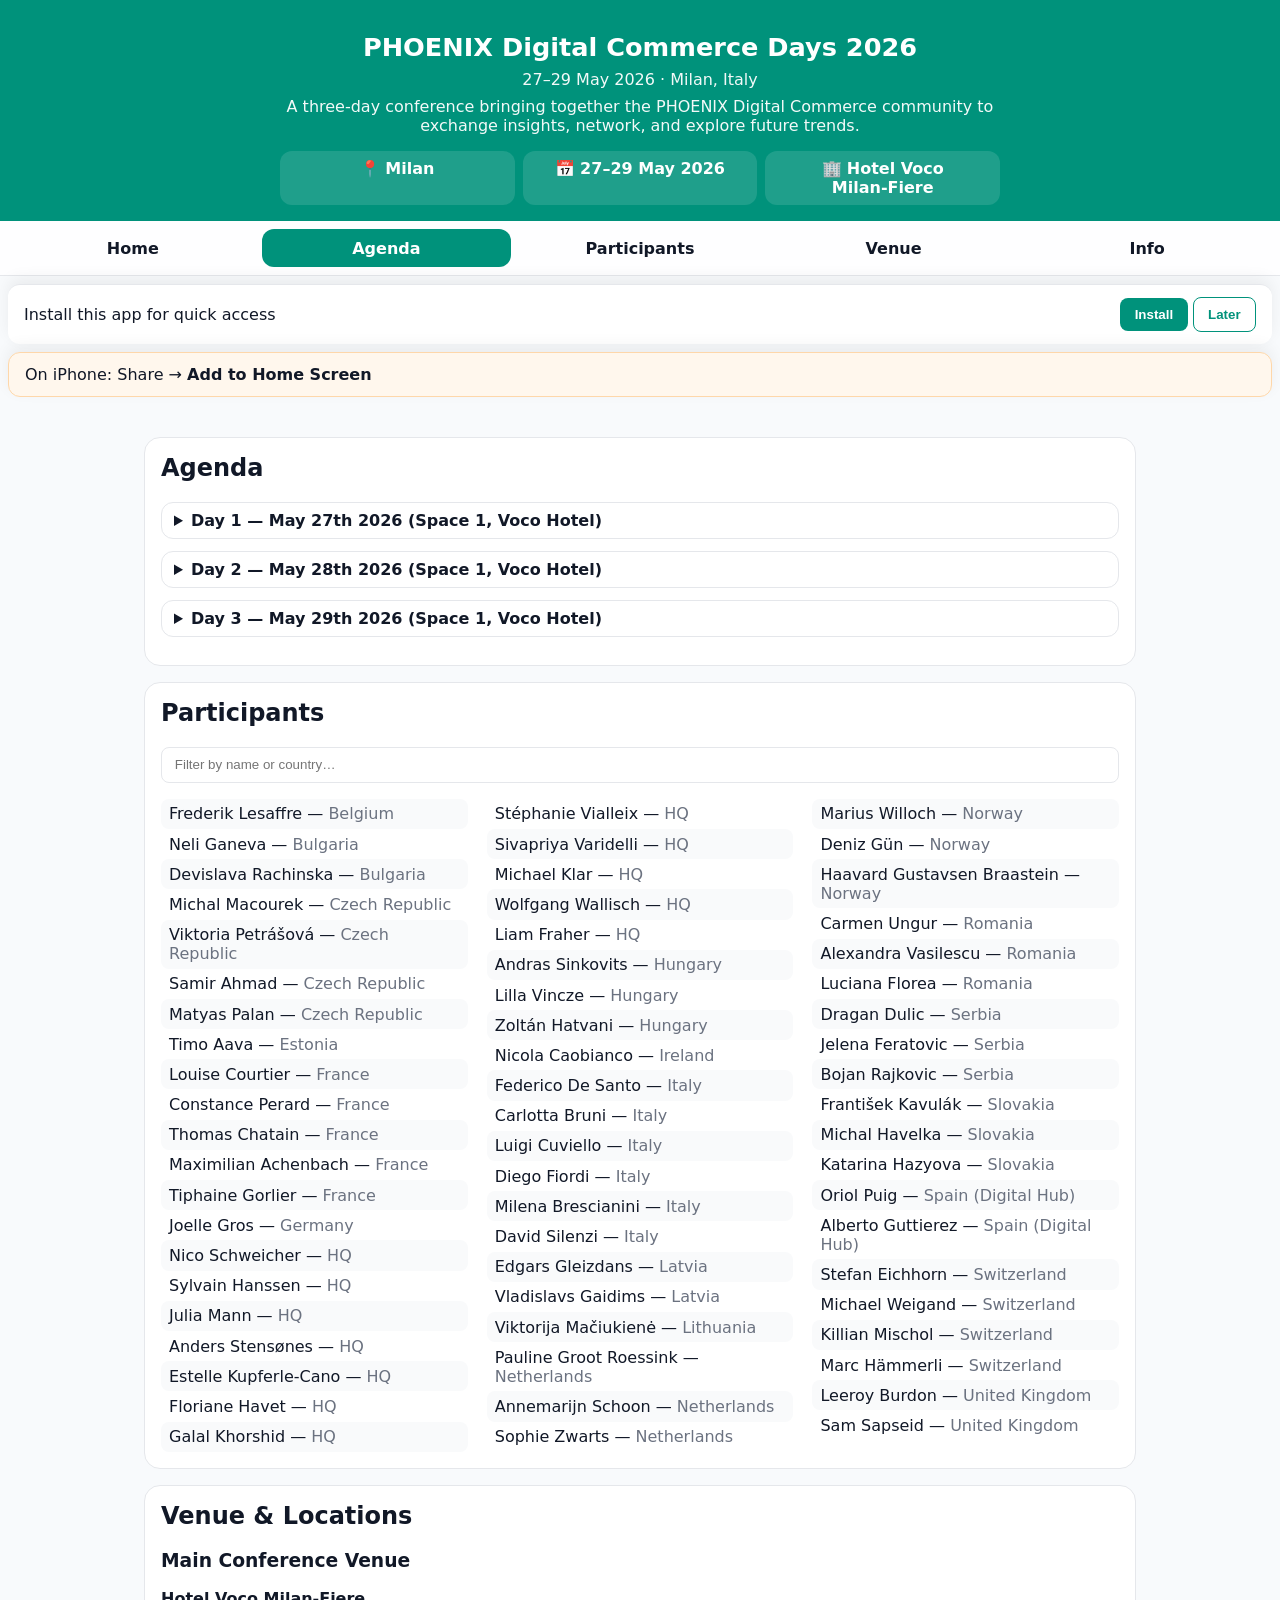
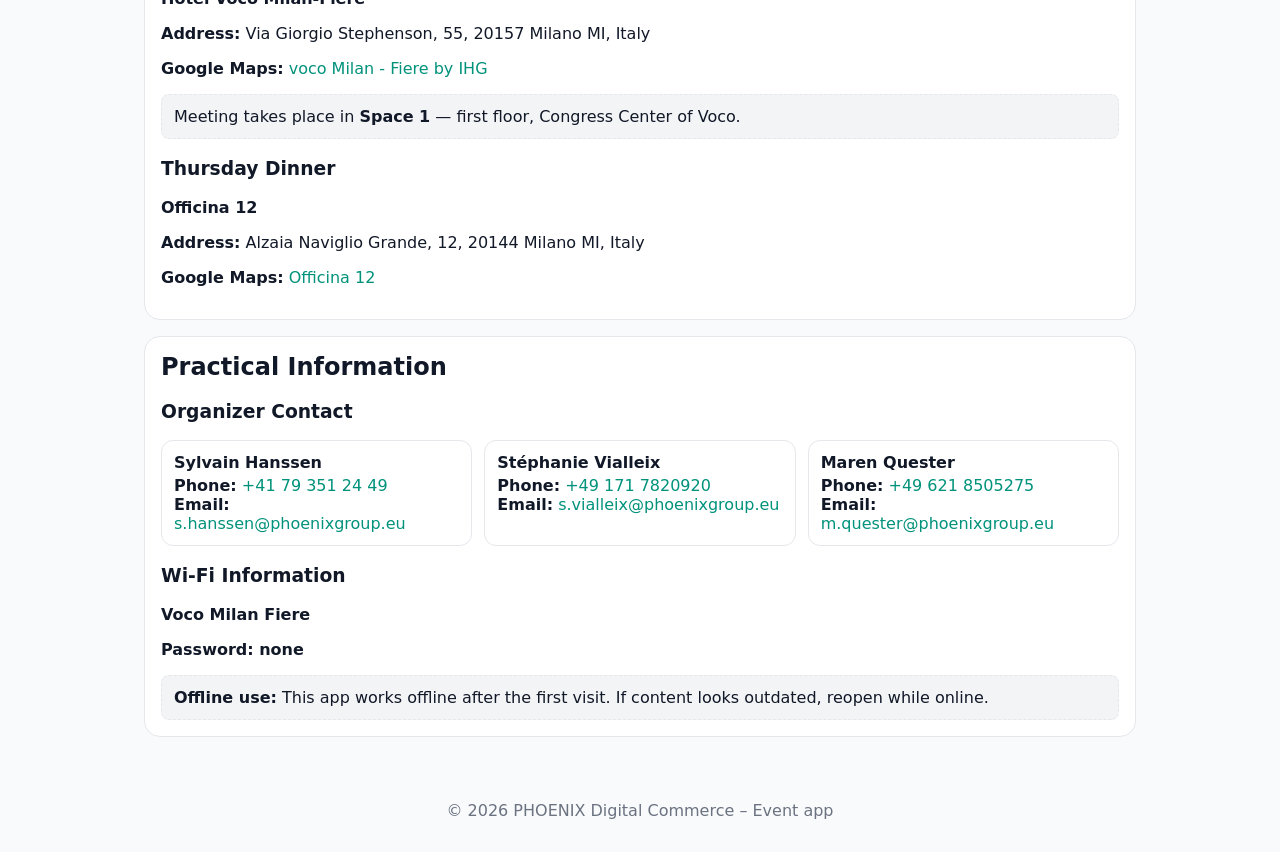
<file: index.html>
<!DOCTYPE html>
<html lang="en">
<head>
  <meta charset="UTF-8" />
  <meta name="viewport" content="width=device-width, initial-scale=1" />
  <meta name="theme-color" content="#0047ab" />
  <meta name="apple-mobile-web-app-capable" content="yes" />
  <meta name="apple-mobile-web-app-status-bar-style" content="black-translucent" />
  <title>PHOENIX Digital Commerce Days 2026</title>
  <link rel="manifest" href="manifest.json" />
  <link rel="icon" type="image/png" sizes="192x192" href="assets/icons/icon-192.png" />
  <link rel="apple-touch-icon" href="assets/icons/icon-192.png" />
  <link rel="stylesheet" href="style.css" />
</head>
<body>
  <header class="hero" id="home">
    <h1>PHOENIX Digital Commerce Days 2026</h1>
    <p class="event-meta">27–29 May 2026 · Milan, Italy</p>
    <p class="tagline">A three‑day conference bringing together the PHOENIX Digital Commerce community to exchange insights, network, and explore future trends.</p>
    <div class="quick-info">
      <div>📍 <strong>Milan</strong></div>
      <div>📅 <strong>27–29 May 2026</strong></div>
      <div>🏢 <strong>Hotel Voco Milan‑Fiere</strong></div>
    </div>
  </header>

  <nav class="tabs">
    <a href="#home" class="tab active">Home</a>
    <a href="#agenda" class="tab">Agenda</a>
    <a href="#participants" class="tab">Participants</a>
    <a href="#venue" class="tab">Venue</a>
    <a href="#info" class="tab">Info</a>
  </nav>

  <!-- Install banner (hidden until eligible) -->
  <div id="install-banner" class="install" hidden>
    <span>Install this app for quick access</span>
    <div class="install-actions">
      <button id="btn-install" class="btn">Install</button>
      <button id="btn-dismiss" class="btn outline">Later</button>
    </div>
  </div>

  <!-- iOS help (toggled by JS) -->
  <div id="ios-help" class="install ios" hidden>
    <span>On iPhone: Share → <strong>Add to Home Screen</strong></span>
  </div>

  <main>
    <section id="agenda">
      <h2>Agenda</h2>

      <details>
        <summary>Day 1 — May 27th 2026 <span class="location">(Space 1, Voco Hotel)</span></summary>
        <div class="agenda-table">
          <div class="row head"><div>Time</div><div>Session</div><div>Speakers</div></div>
          <div class="row"><div>12:00 – 13:30</div><div>LUNCH @ Betulle Restaurant</div><div></div></div>
          <div class="row"><div>13:30 – 13:35</div><div>DC Days opening</div><div>Sylvain</div></div>
          <div class="row"><div>13:35 – 14:00</div><div>PHX Digital Commerce Update</div><div>DC CC Team</div></div>
          <div class="row"><div>14:00 – 14:20</div><div>PHX Group update and ambition with Digital Commerce</div><div>Wolfgang Wallisch, ExB Commercial &amp; Marketing</div></div>
          <div class="row"><div>14:20 – 15:00</div><div>PHX Italy keynote: our journey from €5m to €50m</div><div>Federico, Luigi (BENU IT)</div></div>
          <div class="row"><div>15:00 – 15:30</div><div>Panel: Quick Commerce</div><div>Julia (moderator), with RO / LT / RS</div></div>
          <div class="row"><div>15:30 – 15:50</div><div>BREAK</div><div></div></div>
          <div class="row"><div>15:50 – 16:20</div><div>Approach to CRO at Apotek1</div><div>Deniz (Apotek1)</div></div>
          <div class="row"><div>16:20 – 16:40</div><div>Going from online to omnichannel in Bulgaria</div><div>Neli (BENU BG)</div></div>
          <div class="row"><div>16:40 – 17:30</div><div>External Keynote</div><div>Alberto Billato, eCommerce Director at Decathlon</div></div>
          <div class="row"><div>17:30 – 18:30</div><div>BREAK</div><div></div></div>
          <div class="row"><div>From 18:30</div><div>Drinks and dinner — OnFire Restaurant, Ground Floor Voco Hotel</div><div></div></div>
        </div>
      </details>

      <details>
        <summary>Day 2 — May 28th 2026 <span class="location">(Space 1, Voco Hotel)</span></summary>
        <div class="agenda-table">
          <div class="row head"><div>Time</div><div>Session</div><div>Speakers</div></div>
          <div class="row"><div>09:00 – 09:30</div><div>Are your sites ready for the next level of AI?</div><div>Galal</div></div>
          <div class="row"><div>09:30 – 10:00</div><div>Panel: bringing online to the store</div><div>Julia (moderator), with CZ / NL / IE</div></div>
          <div class="row"><div>10:00 – 10:30</div><div>Panel: offline vs. online pricing</div><div>Stephanie (moderator), with CZ / NO / BAL / CH</div></div>
          <div class="row"><div>10:30 – 10:55</div><div>BREAK</div><div></div></div>
          <div class="row"><div>10:55 – 11:30</div><div>Panel: How to engage pharmacists with digitalization?</div><div>Anders (moderator), with Gesund.de / SK / HU</div></div>
          <div class="row"><div>11:30 – 12:00</div><div>Panel: Rx and collaborating with online providers</div><div>Anders (moderator), with IE / NL / BAL / UK</div></div>
          <div class="row"><div>12:00 – 13:15</div><div>LUNCH @ Betulle Restaurant</div><div></div></div>
          <div class="row"><div>13:15 – 14:15</div><div>External Keynote</div><div>Luca Visini, Head of EU Commercial Strategy & Development at Reset Health</div></div>
          <div class="row"><div>14:15 – 15:05</div><div>PHX Loyalty and Digital ecosystem update and learnings from Serbia</div><div>Estelle (HQ), Oriol (Digital Hub), Jelena & Dragan (BENU RS)</div></div>
          <div class="row"><div>15:05 – 15:30</div><div>BREAK</div><div></div></div>
          <div class="row"><div>15:30 – 16:30</div><div>Loyalty - Q&A roundtables in smaller groups</div><div>All</div></div>
          <div class="row"><div>16:30 – 17:30</div><div>BREAK</div><div></div></div>
          <div class="row"><div>17:30</div><div>Bus departure to visit: 1. Amazon parapharmacy OR 2. BENU Salute City Life</div><div></div></div>
          <div class="row"><div>19:00 – 23:00</div><div>Dinner — Officina 12</div><div></div></div>
          <div class="row"><div>23:00</div><div>Bus to Hotel</div><div></div></div>
        </div>
      </details>

      <details>
        <summary>Day 3 — May 29th 2026 <span class="location">(Space 1, Voco Hotel)</span></summary>
        <div class="agenda-table">
          <div class="row head"><div>Time</div><div>Session</div><div>Speakers</div></div>
          <div class="row"><div>08:30 – 08:45</div><div>Wake-up trivia</div><div>DC CC team</div></div>
          <div class="row"><div>08:45 – 09:15</div><div>Update from PHX IT&amp;D and deploying AI</div><div>Michael Klar (PHX IT&D)</div></div>
          <div class="row"><div>09:15 – 09:35</div><div>Retail Media update - where are we?</div><div>Galal </div></div>
          <div class="row"><div>09:35 – 10:00</div><div>Panel: Retail Media - Market readiness, supplier fundings, measurements</div><div>Galal (moderator), with HU / CZ / RS</div></div>
          <div class="row"><div>10:00 – 10:20</div><div>BREAK</div><div></div></div>
          <div class="row"><div>10:20 – 10:45</div><div>PIM POC and next steps</div><div>Julia, Federico (BENU IT)</div></div>
          <div class="row"><div>10:45 – 11:05</div><div>Deploying AI for coding</div><div>Alberto (Digital Hub)</div></div>
          <div class="row"><div>11:05 – 11:50</div><div>AI tools “live demos” and Q&A</div><div>All</div></div>
          <div class="row"><div>11:50 – 12:00</div><div>Closing</div><div>Sylvain</div></div>
          <div class="row"><div>12:15</div><div>Bus leaving to Milan airports</div><div></div></div>
        </div>
      </details>
    </section>

    <section id="participants">
      <h2>Participants</h2>

      <div class="filter">
        <input id="people-filter" type="text" placeholder="Filter by name or country…" aria-label="Filter participants" />
      </div>

      <ul class="people" id="people-list">
        <li data-country="Belgium">Frederik Lesaffre — <span class="muted">Belgium</span></li>
        <li data-country="Bulgaria">Neli Ganeva — <span class="muted">Bulgaria</span></li>
        <li data-country="Bulgaria">Devislava Rachinska — <span class="muted">Bulgaria</span></li>
        <li data-country="Czech Republic">Michal Macourek — <span class="muted">Czech Republic</span></li>
        <li data-country="Czech Republic">Viktoria Petrášová — <span class="muted">Czech Republic</span></li>
        <li data-country="Czech Republic">Samir Ahmad — <span class="muted">Czech Republic</span></li>
        <li data-country="Czech Republic">Matyas Palan — <span class="muted">Czech Republic</span></li>
        <li data-country="Estonia">Timo Aava — <span class="muted">Estonia</span></li>
        <li data-country="France">Louise Courtier — <span class="muted">France</span></li>
        <li data-country="France">Constance Perard — <span class="muted">France</span></li>
        <li data-country="France">Thomas Chatain — <span class="muted">France</span></li>
        <li data-country="France">Maximilian Achenbach — <span class="muted">France</span></li>
        <li data-country="France">Tiphaine Gorlier — <span class="muted">France</span></li>
        <li data-country="Germany">Joelle Gros — <span class="muted">Germany</span></li>
        <li data-country="HQ">Nico Schweicher — <span class="muted">HQ</span></li>
        <li data-country="HQ">Sylvain Hanssen — <span class="muted">HQ</span></li>
        <li data-country="HQ">Julia Mann — <span class="muted">HQ</span></li>
        <li data-country="HQ">Anders Stensønes — <span class="muted">HQ</span></li>
        <li data-country="HQ">Estelle Kupferle-Cano — <span class="muted">HQ</span></li>
        <li data-country="HQ">Floriane Havet — <span class="muted">HQ</span></li>
        <li data-country="HQ">Galal Khorshid — <span class="muted">HQ</span></li>
        <li data-country="HQ">Stéphanie Vialleix — <span class="muted">HQ</span></li>
        <li data-country="HQ">Sivapriya Varidelli — <span class="muted">HQ</span></li>
        <li data-country="HQ">Michael Klar — <span class="muted">HQ</span></li>
        <li data-country="HQ">Wolfgang Wallisch — <span class="muted">HQ</span></li>
        <li data-country="HQ">Liam Fraher — <span class="muted">HQ</span></li>
        <li data-country="Hungary">Andras Sinkovits — <span class="muted">Hungary</span></li>
        <li data-country="Hungary">Lilla Vincze — <span class="muted">Hungary</span></li>
        <li data-country="Hungary">Zoltán Hatvani — <span class="muted">Hungary</span></li>
        <li data-country="Ireland">Nicola Caobianco — <span class="muted">Ireland</span></li>
        <li data-country="Italy">Federico De Santo — <span class="muted">Italy</span></li>
        <li data-country="Italy">Carlotta Bruni — <span class="muted">Italy</span></li>
        <li data-country="Italy">Luigi Cuviello — <span class="muted">Italy</span></li>
        <li data-country="Italy">Diego Fiordi — <span class="muted">Italy</span></li>
        <li data-country="Italy">Milena Brescianini — <span class="muted">Italy</span></li>
        <li data-country="Italy">David Silenzi — <span class="muted">Italy</span></li>
        <li data-country="Latvia">Edgars Gleizdans — <span class="muted">Latvia</span></li>
        <li data-country="Latvia">Vladislavs Gaidims — <span class="muted">Latvia</span></li>
        <li data-country="Lithuania">Viktorija Mačiukienė — <span class="muted">Lithuania</span></li>
        <li data-country="Netherlands">Pauline Groot Roessink — <span class="muted">Netherlands</span></li>
        <li data-country="Netherlands">Annemarijn Schoon — <span class="muted">Netherlands</span></li>
        <li data-country="Netherlands">Sophie Zwarts — <span class="muted">Netherlands</span></li>
        <li data-country="Norway">Marius Willoch — <span class="muted">Norway</span></li>
        <li data-country="Norway">Deniz Gün — <span class="muted">Norway</span></li>
        <li data-country="Norway">Haavard Gustavsen Braastein — <span class="muted">Norway</span></li>
        <li data-country="Romania">Carmen Ungur — <span class="muted">Romania</span></li>
        <li data-country="Romania">Alexandra Vasilescu — <span class="muted">Romania</span></li>
        <li data-country="Romania">Luciana Florea — <span class="muted">Romania</span></li>
        <li data-country="Serbia">Dragan Dulic — <span class="muted">Serbia</span></li>
        <li data-country="Serbia">Jelena Feratovic — <span class="muted">Serbia</span></li>
        <li data-country="Serbia">Bojan Rajkovic — <span class="muted">Serbia</span></li>
        <li data-country="Slovakia">František Kavulák — <span class="muted">Slovakia</span></li>
        <li data-country="Slovakia">Michal Havelka — <span class="muted">Slovakia</span></li>
        <li data-country="Slovakia">Katarina Hazyova — <span class="muted">Slovakia</span></li>
        <li data-country="Spain">Oriol Puig — <span class="muted">Spain (Digital Hub)</span></li>
        <li data-country="Spain">Alberto Guttierez — <span class="muted">Spain (Digital Hub)</span></li>
        <li data-country="Switzerland">Stefan Eichhorn — <span class="muted">Switzerland</span></li>
        <li data-country="Switzerland">Michael Weigand — <span class="muted">Switzerland</span></li>
        <li data-country="Switzerland">Killian Mischol — <span class="muted">Switzerland</span></li>
        <li data-country="Switzerland">Marc Hämmerli — <span class="muted">Switzerland</span></li>
        <li data-country="United Kingdom">Leeroy Burdon — <span class="muted">United Kingdom</span></li>
        <li data-country="United Kingdom">Sam Sapseid — <span class="muted">United Kingdom</span></li>
      </ul>
    </section>

    <section id="venue">
      <h2>Venue &amp; Locations</h2>

      <h3>Main Conference Venue</h3>
      <p><strong>Hotel Voco Milan‑Fiere</strong></p>
      <p><strong>Address:</strong> Via Giorgio Stephenson, 55, 20157 Milano MI, Italy</p>
      <p><strong>Google Maps:</strong> <a class="link" href="https://maps.google.com/?q=Via+Giorgio+Stephenson,+55,+20157+Milano+MI,+Italy" target="_blank" rel="noopener">voco Milan - Fiere by IHG</a></p>
      <p class="note">Meeting takes place in <strong>Space 1</strong> — first floor, Congress Center of Voco.</p>

      <h3>Thursday Dinner</h3>
      <p><strong>Officina 12</strong></p>
      <p><strong>Address:</strong> Alzaia Naviglio Grande, 12, 20144 Milano MI, Italy</p>
      <p><strong>Google Maps:</strong> <a class="link" href="https://maps.google.com/?q=Officina+12,+Alzaia+Naviglio+Grande,+12,+20144+Milano+MI,+Italy" target="_blank" rel="noopener">Officina 12</a></p>
    </section>

    <section id="info">
      <h2>Practical Information</h2>

      <h3>Organizer Contact</h3>
      <div class="contact-cards">
        <div class="contact">
          <div class="name">Sylvain Hanssen</div>
          <div class="row"><strong>Phone:</strong> <a class="link" href="tel:+41793512449">+41 79 351 24 49</a></div>
          <div class="row"><strong>Email:</strong> <a class="link" href="mailto:s.hanssen@phoenixgroup.eu">s.hanssen@phoenixgroup.eu</a></div>
        </div>
        <div class="contact">
          <div class="name">Stéphanie Vialleix</div>
          <div class="row"><strong>Phone:</strong> <a class="link" href="tel:+491717820920">+49 171 7820920</a></div>
          <div class="row"><strong>Email:</strong> <a class="link" href="mailto:s.vialleix@phoenixgroup.eu">s.vialleix@phoenixgroup.eu</a></div>
        </div>
        <div class="contact">
          <div class="name">Maren Quester</div>
          <div class="row"><strong>Phone:</strong> <a class="link" href="tel:+496218505275">+49 621 8505275</a></div>
          <div class="row"><strong>Email:</strong> <a class="link" href="mailto:m.quester@phoenixgroup.eu">m.quester@phoenixgroup.eu</a></div>
        </div>
      </div>

      <h3>Wi‑Fi Information</h3>
      <p><strong>Voco Milan Fiere </strong> <span class="muted"></span></p>
      <p><strong>Password: none </strong> <span class="muted"></span></p>

      <div class="note">
        <strong>Offline use:</strong> This app works offline after the first visit. If content looks outdated, reopen while online.
      </div>
    </section>
  </main>

  <footer class="footer">© 2026 PHOENIX Digital Commerce – Event app</footer>

  <script src="app.js"></script>
</body>
</html>
</file>
<file: style.css>
:root {
  --brand: #00927B;
  --ink: #111827;
  --muted: #6b7280;
  --bg: #f8fafc;
  --card: #ffffff;
  --border: #e5e7eb;
}
* { box-sizing: border-box; }
html, body { height: 100%; }
body {
  margin: 0;
  font-family: system-ui, -apple-system, Segoe UI, Roboto, Helvetica, Arial, sans-serif;
  color: var(--ink);
  background: var(--bg);
}
.hero {
  padding: 2rem 1rem 1rem;
  text-align: center;
  background: #00927B;
  color: white;
}
.hero h1 { margin: 0 0 .5rem; font-size: 1.6rem; }
.hero .event-meta { margin: 0 0 .5rem; opacity: .95; }
.hero .tagline { margin: 0 auto 1rem; max-width: 720px; opacity: .95; }
.quick-info { display: grid; grid-template-columns: repeat(3, 1fr); gap: .5rem; max-width: 720px; margin: 0 auto; }
.quick-info > div { background: rgba(255,255,255,.12); padding: .5rem .75rem; border-radius: .75rem; }

.tabs { position: sticky; top: 0; z-index: 10; display: flex; gap: .25rem; padding: .5rem; background: rgba(255,255,255,.8); backdrop-filter: blur(6px); border-bottom: 1px solid var(--border); }
.tabs .tab { flex: 1; text-align: center; padding: .6rem .5rem; text-decoration: none; color: var(--ink); border-radius: .75rem; font-weight: 600; }
.tabs .tab.active { background: var(--brand); color: white; }

/* Install banner */
.install {
  position: sticky;
  bottom: 0;
  z-index: 20;
  display: flex;
  gap: .75rem;
  align-items: center;
  justify-content: space-between;
  padding: .75rem 1rem;
  border-top: 1px solid var(--border);
  background: #fff;
  box-shadow: 0 -6px 16px rgba(0,0,0,.06);
  margin: .5rem;
  border-radius: .75rem;
}
.install.ios { background: #fff7ed; border: 1px solid #fed7aa; }
.btn { appearance: none; border: 0; background: var(--brand); color: #fff; padding: .55rem .9rem; border-radius: .5rem; font-weight: 600; cursor: pointer; }
.btn.outline { background: transparent; color: var(--brand); border: 1px solid var(--brand); }

main { padding: 1rem; max-width: 1024px; margin: 0 auto; }
section { background: var(--card); border: 1px solid var(--border); border-radius: 1rem; padding: 1rem; margin: 1rem 0; }
section h2 { margin-top: 0; }

/* Agenda */
details { border: 1px solid var(--border); border-radius: .75rem; padding: .5rem .75rem; margin: .75rem 0; background: #fff; }
summary { cursor: pointer; font-weight: 600; }
.summary .location { color: var(--muted); }
.agenda-table { display: grid; gap: .25rem; margin-top: .5rem; }
.agenda-table .row { display: grid; grid-template-columns: 140px 1fr 260px; gap: .5rem; align-items: start; padding: .5rem; border-radius: .5rem; }
.agenda-table .row:nth-child(odd) { background: #f9fafb; }
.agenda-table .row.head { background: #eef2ff; font-weight: 700; }
.agenda-table .row.head > div { border-bottom: 1px solid #e5e7eb; padding-bottom: .25rem; }

/* Participants */
.filter { margin: .5rem 0 1rem; }
.filter input { width: 100%; padding: .6rem .8rem; border: 1px solid var(--border); border-radius: .5rem; }
.people { list-style: none; padding: 0; margin: 0; columns: 1; column-gap: 1.2rem; }
.people li { break-inside: avoid; padding: .35rem .5rem; border-radius: .5rem; }
.people li:nth-child(odd) { background: #f9fafb; }

/* Contacts */
.contact-cards { display: grid; grid-template-columns: repeat(auto-fill, minmax(240px, 1fr)); gap: .75rem; }
.contact { background: #fff; border: 1px solid var(--border); border-radius: .75rem; padding: .75rem; }
.contact .name { font-weight: 700; margin-bottom: .25rem; }

.muted { color: var(--muted); }
.link { color: var(--brand); text-decoration: none; }
.link:hover { text-decoration: underline; }
.note { background: #f3f4f6; border: 1px dashed var(--border); padding: .75rem; border-radius: .5rem; margin-top: .75rem; }
.footer { text-align: center; color: var(--muted); padding: 2rem 1rem; }

@media (min-width: 900px) { .people { columns: 2; } }
@media (min-width: 1200px) { .people { columns: 3; } }
@media (max-width: 640px) {
  .quick-info { grid-template-columns: 1fr; }
  .agenda-table .row { grid-template-columns: 110px 1fr 180px; }
}

/* Critical: prevent grid overflow */
.agenda-table .row > div {
  min-width: 0;
  overflow-wrap: anywhere;
}

/* Better column proportions on mobile */
@media (max-width: 640px) {
  .agenda-table .row {
    grid-template-columns: 92px 1fr 120px; /* narrower speaker column */
  }
}

/* Tiny screens: speakers go below session */
@media (max-width: 420px) {
  .agenda-table .row {
    grid-template-columns: 92px 1fr;
  }

  .agenda-table .row > div:nth-child(3) {
    grid-column: 1 / -1;
    margin-top: .25rem;
    color: var(--muted);
  }

  /* ✅ Label only on non-header rows */
  .agenda-table .row:not(.head) > div:nth-child(3):not(:empty)::before {
    content: "Speakers: ";
    font-weight: 600;
  }
}
</file>
